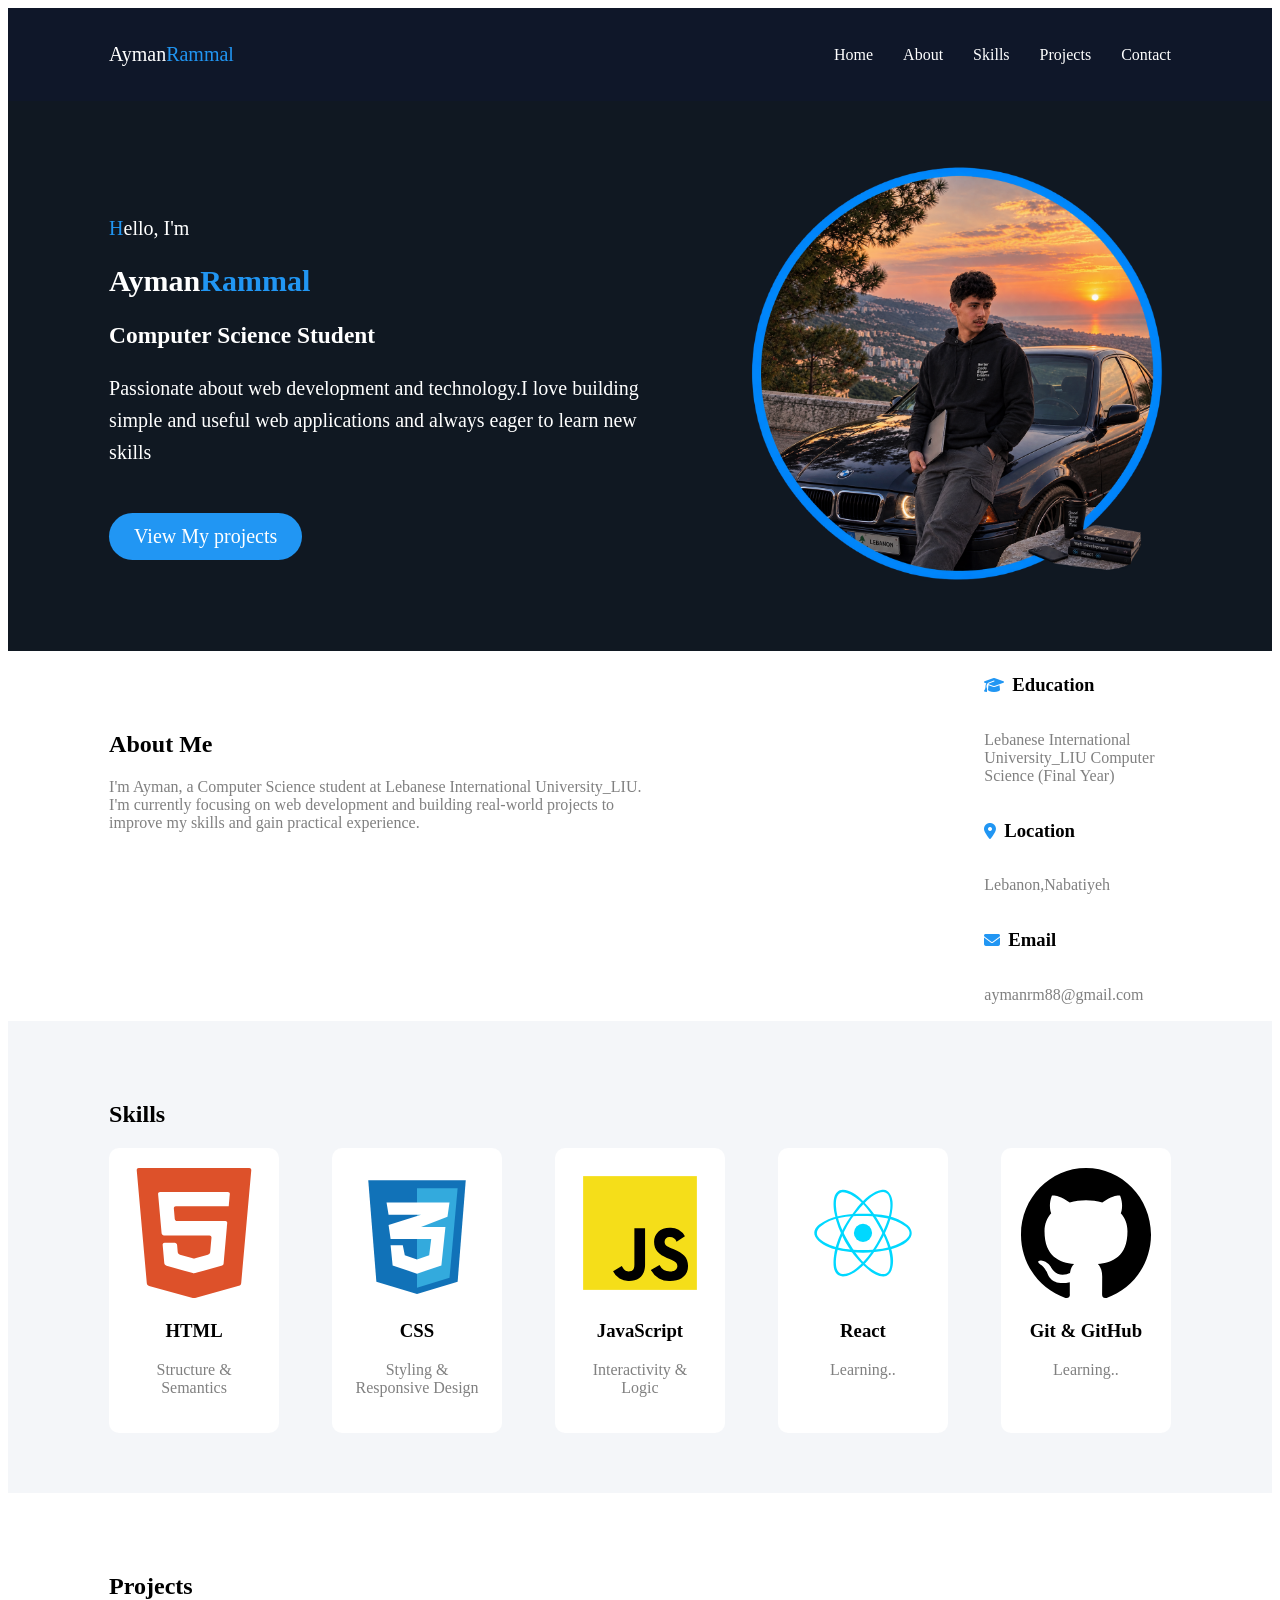
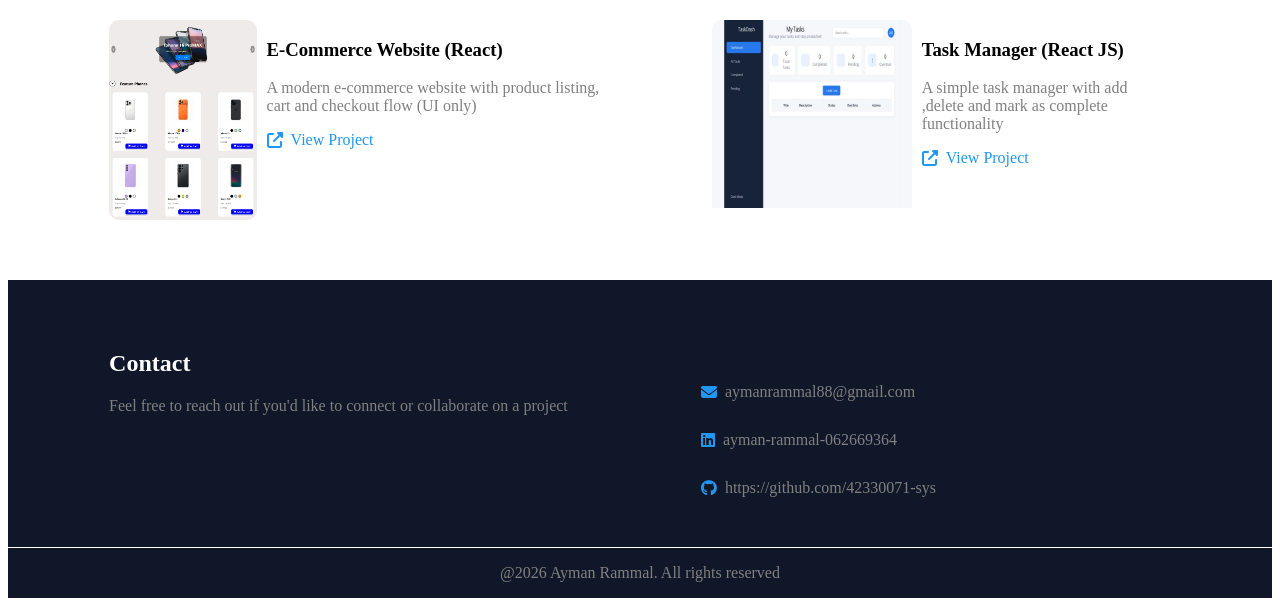
<file: index.html>
<!DOCTYPE html>
<html lang="en">
<head>
    <meta charset="UTF-8">
    <meta name="viewport" content="width=device-width, initial-scale=1.0">
    <title>Portfolio</title>
    <link rel="stylesheet" href="portfolio.css">
    <link rel="stylesheet" href="https://cdnjs.cloudflare.com/ajax/libs/font-awesome/6.7.2/css/all.min.css">
</head>
<body>
    <header>
        <p>Ayman<span>Rammal</span></p>
        <nav>
            <div class="nav_links">
            <a href="#home">Home</a>
            <a href="#about">About</a>
            <a href="#skills">Skills</a>
            <a href="#projects">Projects</a>
            <a href="#contact">Contact</a>
            </div>
            <button id="menu_btn">☰</button>
        </nav>
    </header>
    <section id="home">
      <div id="home_text">
        <p><span>H</span>ello, I'm</p>
        <h1>Ayman<span>Rammal</span></h1>
        <h3>Computer Science Student</h3>
        <p>Passionate about web development and technology.I love building simple and useful web applications and always eager to learn new skills</p>
        <a href="#projects">View My projects</a>
      </div>
        <div id="home_img">
            <img src="mee.png">
        </div>
    </section>
    <section id="about">
        <div class="about_info">
        <h2>About Me</h2>
        <p>I'm Ayman, a Computer Science student at Lebanese International University_LIU. I'm currently focusing on web development and building real-world projects to improve my skills and gain practical experience.</p>
        </div>
        <div class="info">
        <div class="education_info">
            <div class="title">
        <i class="fa-solid fa-graduation-cap"></i><h3>Education</h3>
        </div>
        <p>Lebanese International University_LIU
            Computer Science (Final Year)
        </p>
        </div>
        <div class="location_info">
            <div class="title">
        <i class="fa-solid fa-location-dot"></i><h3>Location</h3>
        </div>
        <p>Lebanon,Nabatiyeh</p>
        </div>
        <div class="emails_info">
            <div class="title">
        <i class="fa-solid fa-envelope"></i><h3>Email</h3>
            </div>
        <p>aymanrm88@gmail.com</p>
        </div>
        </div>
    </section>
    <section id="skills">
        <h2>Skills</h2>
        <div id="skills_info">
            <div id="html">
                <img src="html5.svg">
                <h3>HTML</h3>
                <p>Structure & Semantics</p>
            </div>
            <div id="css">
                <img src="css.svg">
                <h3>CSS</h3>
                <p>Styling & Responsive Design</p>
            </div>
            <div id="js">
                <img src="js.svg">
                <h3>JavaScript</h3>
                <p>Interactivity & Logic</p>
            </div>
            <div id="react">
                <img src="react.svg">
                <h3>React</h3>
                <p>Learning..</p>
            </div>
            <div id="github">
                <img src="github.svg">
                <h3>Git & GitHub</h3>
                <p>Learning..</p>
            </div>
        </div>
    </section>
    <section id="projects">
        <h2>Projects</h2>
        <div id="projects_info">
            <div id="e_commerce">
                <img src="project.jpeg">
                <div class="e_commerce_info">
                <h3>E-Commerce Website (React)</h3>
                <p>A modern e-commerce website with product listing, cart and checkout flow (UI only)</p>
                <div class="title">
                <i class="fa-solid fa-up-right-from-square"></i><a target="_blank" href="https://willowy-kelpie-86afe1.netlify.app">View Project</a>
                </div>
                </div>
            </div>
            <div id="task_manager">
                <img src="project2.png">
                <div class="task_manager_info">
                <h3>Task Manager (React JS)</h3>
                <p>A simple task manager with add ,delete and mark as complete functionality</p>
                <div class="title">
                <i class="fa-solid fa-up-right-from-square"></i><a target="_blank" href="https://task-dashboard-eight-pi.vercel.app/">View Project</a>
                </div>
                </div>
            </div>
        </div>
        </section>
        <section id="contact">
            <div id="contact_info">
                <div id="info">
                    <h2>Contact</h2>
                    <p>Feel free to reach out if you'd like to connect or collaborate on a project</p>
                </div>
                <div class="contact_mails">
                    <div class="title">
                   <i class="fa-solid fa-envelope"></i><a href="aymanrm88@gmail.com">aymanrammal88@gmail.com</a>
                   </div>
                   <div class="title">
                   <i class="fa-brands fa-linkedin"></i><a href="https://www.linkedin.com/in/ayman-rammal-062669364/">ayman-rammal-062669364</a>
                   </div>
                   <div class="title">
                   <i class="fa-brands fa-github"></i><a href="https://github.com/42330071-sys">https://github.com/42330071-sys</a>
                   </div>
                </div>
            </div>
        </section>
        <footer>
            <p>@2026 Ayman Rammal. All rights reserved</p>
        </footer>
            <script src="portfolio.js"></script>
</body>
</html>
</file>
<file: portfolio.css>
html{
    scroll-behavior: smooth;
}
header{
    background-color: #0f1729;
    display: flex;
    justify-content: space-between;
    align-items: center;
    padding: 15px 8%;
}
header p{
    font-size:20px ;
}
a,p{
    color: white;
    text-decoration: none;
}
header a{
    color: white;
}
header a:hover{
     color: #2196F3;
     text-decoration: underline 5px;
}
span{
    color: #2196F3;
}
nav{
    position: relative;
}
.nav_links{
    display: flex;
    gap: 30px;
}
.nav_links.active{
    display: block;
}
#menu_btn{
    display: none;
}
#home{
    background-color: #101822;
    color: white;
    min-height: 430px;
    padding: 60px 8%;
    justify-content: space-between;
    display: flex;
    align-items: center;
}
#home_text{
    font-size: 20px;
}
#home_img{
    width: 40%;
    color: #0f1729;
}
#home_img img{
    width: 100%;
    max-width: 450px;
}
#home h1{
    margin: 15px 0;
}
#home p{
    max-width: 550px;
    line-height: 1.6;
}
#home a{
    color: white;
    display: inline-block;
    margin-top: 25px;
    padding: 12px 25px;
    background-color: #2196F3;
    text-decoration: none;
    border-radius: 25px;
}
#about{
    background-color:white;
    color: black;
    max-height: 200px;
    display: flex;
     justify-content: space-between;
     gap:30%;
         padding: 60px 8%;

}
#about p{
    color: grey;
}
.info{
     display: flex;
     flex-direction: column;
     justify-content: center;
     margin-top: 5%;
}
.title{
    display: flex;
    align-items: center;
    gap: 8px;
}
#skills{
    background-color: #f4f6f9;
    padding: 60px 8%;
    margin-top: 50px;
}
#skills_info{
    display: flex;
    gap: 5%;
}

#html{
    background-color: white;
    background-size: contain;
    padding: 20px;
    border-radius: 10px;
}
#html img{
    width: 100%;
}
#css{
    background-color: white;
    background-size: contain;
    padding: 20px;
    border-radius: 10px;
}
#css img{
    width: 100%;
}
#js{
    background-color: white;
    background-size: contain;
    padding: 20px;
    border-radius: 10px;
}
#js img{
    width: 100%;
}
#react{
    background-color: white;
    background-size: contain;
    padding: 20px;
    border-radius: 10px;
}
#react img{
    width: 100%;
}
#github{
    background-color: white;
    background-size: contain;
    padding: 20px;
    border-radius: 10px;
}
#github img{
    width: 100%;
}
#skills h3{
    text-align: center;
}
#skills p{
    color: grey;
    text-align: center;
    display: flex;
    justify-content: center;
}
#projects{
    padding: 60px 8%;
}
#projects_info{
    display: flex;
    gap: 100px;
}
#e_commerce img{
    width: 200px;
    height: 200px;
    border-radius: 10px;
}
#task_manager img{
    width: 200px;
    height: 200px;
    border-radius: 10px;
}
#task_manager{
    display: flex;
    gap: 10px;
}
#task_manager p{
    color: grey;
}
#task_manager a{
    color: #2196F3;
}
#e_commerce{
    display: flex;
    gap: 10px;
}
#e_commerce p{
    color: gray;
}

#e_commerce a{
    color: #2196F3;
}
#contact{
    background-color: #0f1729;
    color: white;
    padding: 50px 8%;
}
#contact p ,a{
    color: grey;
}
.contact_mails{
    display: flex;
    flex-direction: column;
    align-items: start;
    margin-top: 5%;
    margin-left: 5%;
    gap: 30px;
}
#contact_info{
    display: flex;
    gap: 80px;
}
footer{
    background-color: #0f1729;
    height: 50px;
    display: flex;
    align-items: center;
    justify-content: center;
    margin-top: 1px;
}
footer p{
    color: grey;
}
i{
    color: #2196F3;
}
@media (max-width:768px){
    html{
        width: 100%;
    }
    .nav_links{
        display: none;
        position: absolute;
        right: 0;
        
    }
    #menu_btn{
        display: flex;
        position: absolute;
        right: 0;
        top: 0;
    }
    .nav_links.active{
        display: flex;
        flex-direction: column;
        gap: 15px;
        margin: 20px ;
    }
    #home{
        flex-direction: column;
        text-align: center;
        min-height: auto;
    }
    #home img{
        width: 80%;
        margin-top: 30px;
    }
    #about{
        flex-direction: column;
        max-height: none;
        gap: 30px;
        text-align: center;
    }
    .info{
        justify-content: flex-start;
        margin-top: 20px;
        align-items: center;
        gap: 25px;
    }
    .education_info, .location_info, .emails_info{
        margin-bottom: 0;
    }
    .title{
        justify-content: center;
    }
    #skills_info{
        flex-direction:column ;
        gap: 20px;
    }
    #projects_info{
        flex-direction: column;
        gap: 30px;
    }
    #e_commerce, #task_manager{
        flex-direction: column;
    }
    #e_commerce img, #task_manager img{
        width: 100%;
        height: auto;
        max-width: 300px;
    }
    #contact_info{
        flex-direction: column;
        gap: 20px;
    }
    .contact_mails{
        margin-left: 0;
        align-items: center;
    }
    #info{
        text-align: center;
    }
    footer{
        padding: 0 5%;
        text-align: center;
        height: auto;
        min-height: 50px;
    }
    footer p{
        font-size: 14px;
    }
}
</file>
